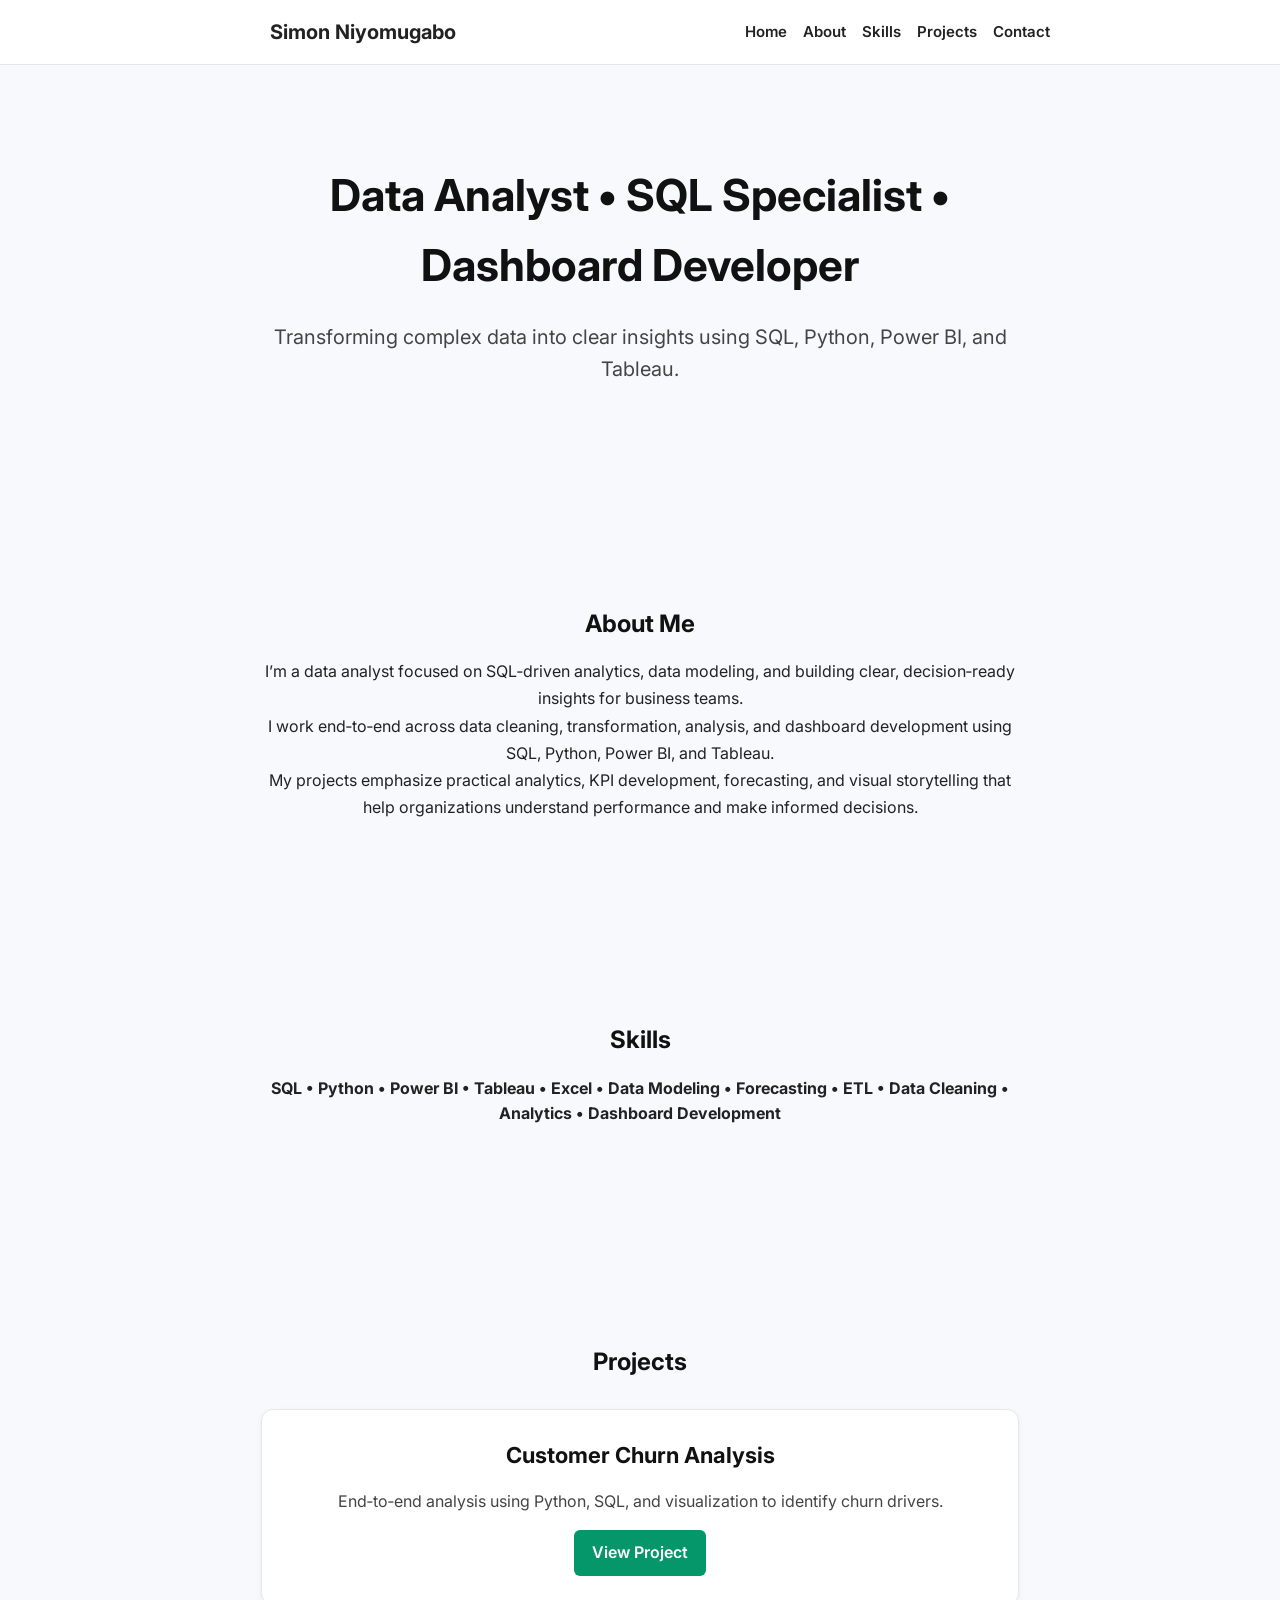
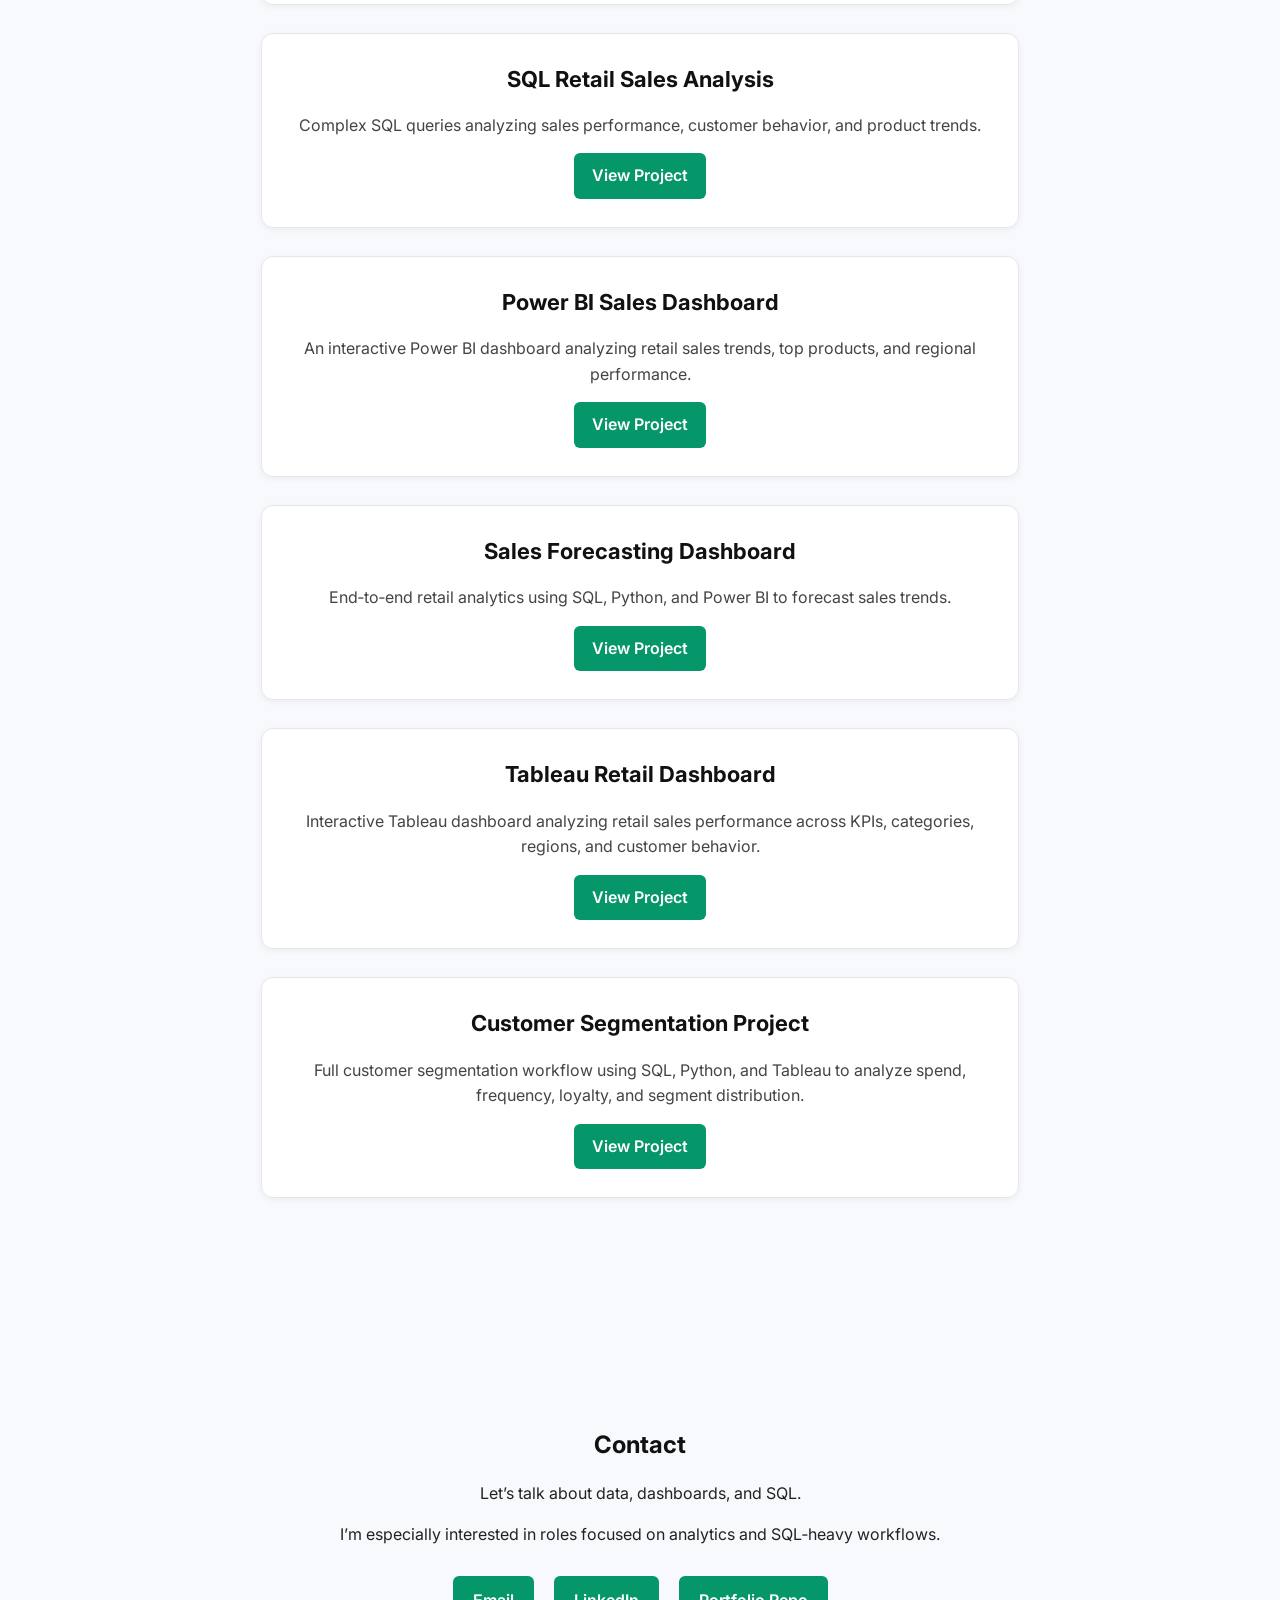
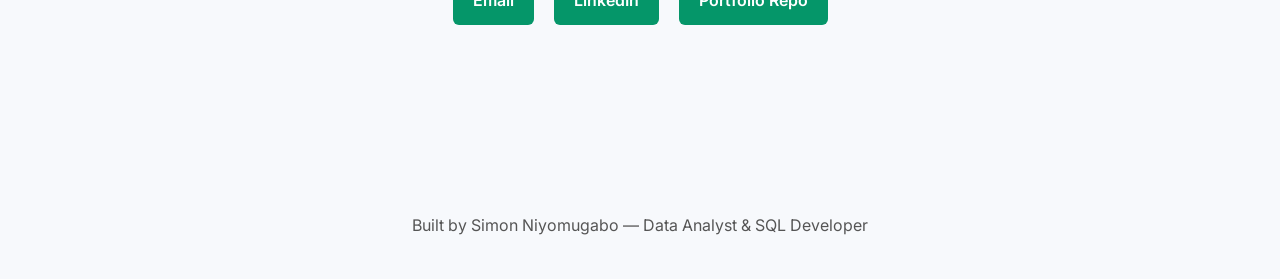
<file: index.html>
<!DOCTYPE html>
<html lang="en">
<head>
    <meta charset="UTF-8" />
    <meta name="viewport" content="width=device-width, initial-scale=1.0" />
    <title>Workspace | Simon Niyomugabo</title>

    <!-- CACHE-BUSTING -->
    <link rel="stylesheet" href="css/styles.css?v=6">
</head>
<!-- rebuild -->

<body>

    <!-- NAVBAR -->
    <nav>
        <div class="nav-inner">
            <strong>Simon Niyomugabo</strong>

            <input type="checkbox" id="menu-toggle">
            <label for="menu-toggle" class="hamburger">
                <span></span>
                <span></span>
                <span></span>
            </label>

            <div class="nav-links">
                <a href="#hero">Home</a>
                <a href="#about">About</a>
                <a href="#skills">Skills</a>
                <a href="#projects">Projects</a>
                <a href="#contact">Contact</a>
            </div>
        </div>
    </nav>

    <!-- HERO -->
    <section id="hero">
    <h1>Data Analyst • SQL Specialist • Dashboard Developer</h1>
    <p>Transforming complex data into clear insights using SQL, Python, Power BI, and Tableau.</p>
</section>


    <!-- ABOUT -->
    <section id="about">
    <h2>About Me</h2>
    <p>I’m a data analyst focused on SQL‑driven analytics, data modeling, and building clear, decision‑ready insights for business teams.</p>
    <p>I work end‑to‑end across data cleaning, transformation, analysis, and dashboard development using SQL, Python, Power BI, and Tableau.</p>
    <p>My projects emphasize practical analytics, KPI development, forecasting, and visual storytelling that help organizations understand performance and make informed decisions.</p>
</section>

 <!-- SKILLS -->
   <section id="skills">
    <h2>Skills</h2>
    <p><strong>SQL • Python • Power BI • Tableau • Excel • Data Modeling • Forecasting • ETL • Data Cleaning • Analytics • Dashboard Development</strong></p>
</section>


    <!-- PROJECTS -->
    <section id="projects">
        <h2>Projects</h2>

        <div class="project-card">
            <h3>Customer Churn Analysis</h3>
            <p>End‑to‑end analysis using Python, SQL, and visualization to identify churn drivers.</p>
            <a href="https://github.com/niyonzansabandi-ai/customer-churn-analysis" class="btn">View Project</a>
        </div>

        <div class="project-card">
            <h3>SQL Retail Sales Analysis</h3>
            <p>Complex SQL queries analyzing sales performance, customer behavior, and product trends.</p>
            <a href="https://github.com/niyonzansabandi-ai/retail-sales-sql-analysis" class="btn">View Project</a>
        </div>

        <div class="project-card">
            <h3>Power BI Sales Dashboard</h3>
            <p>An interactive Power BI dashboard analyzing retail sales trends, top products, and regional performance.</p>
            <a href="https://github.com/niyonzansabandi-ai/powerbi-sales-dashboard" class="btn">View Project</a>
        </div>

        <div class="project-card">
            <h3>Sales Forecasting Dashboard</h3>
            <p>End‑to‑end retail analytics using SQL, Python, and Power BI to forecast sales trends.</p>
            <a href="https://github.com/niyonzansabandi-ai/sales-forecasting-dashboard" class="btn">View Project</a>
        </div>

        <div class="project-card">
            <h3>Tableau Retail Dashboard</h3>
            <p>Interactive Tableau dashboard analyzing retail sales performance across KPIs, categories, regions, and customer behavior.</p>
            <a href="https://github.com/niyonzansabandi-ai/tableau-retail-dashboard" class="btn">View Project</a>
       </div>

        <div class="project-card">
             <h3>Customer Segmentation Project</h3>
             <p>Full customer segmentation workflow using SQL, Python, and Tableau to analyze spend, frequency, loyalty, and segment distribution.</p>
             <a href="https://github.com/niyonzansabandi-ai/Customer-segmentation-project" class="btn">View Project</a>
       </div>

    </section>

    <!-- CONTACT -->
    <section id="contact">
        <h2>Contact</h2>
        <p>Let’s talk about data, dashboards, and SQL.</p>
        <p>I’m especially interested in roles focused on analytics and SQL‑heavy workflows.</p>

        <div class="contact-buttons">
            <a href="mailto:niyonzansabandi@gmail.com">Email</a>
            <a href="https://www.linkedin.com/in/nzansabandi-niyomugabo-5a28b7291">LinkedIn</a>
            <a href="https://github.com/niyonzansabandi-ai/portfolio-site-">Portfolio Repo</a>
        </div>
    </section>

    <footer>
        Built by Simon Niyomugabo — Data Analyst & SQL Developer
    </footer>

</body>
</html>
</file>
<file: css/styles.css>
/* --------------------------------------------------
   GLOBAL STYLES
-------------------------------------------------- */

@import url('https://fonts.googleapis.com/css2?family=Inter:wght@300;400;600;700&display=swap');

body {
    margin: 0;
    padding: 0;
    font-family: 'Inter', sans-serif;
    background: #f7f9fc;
    color: #222;
    line-height: 1.6;
}

h1, h2, h3 {
    margin: 0 0 15px 0;
    font-weight: 700;
    color: #111;
}

section {
    padding: 100px 40px;
    max-width: 780px; /* perfect centered width */
    margin: 0 auto;
    text-align: center;
}

/* --------------------------------------------------
   NAVBAR (DESKTOP)
-------------------------------------------------- */

nav {
    position: fixed;
    top: 0;
    left: 0;
    width: 100%;
    background: white;
    border-bottom: 1px solid #e5e7eb;
    padding: 16px 20px;
    z-index: 1000;

    display: flex;
    justify-content: center; /* centers navbar container */
}

.nav-inner {
    width: 100%;
    max-width: 780px; /* matches page width */
    display: flex;
    justify-content: space-between;
    align-items: center;
}

nav strong {
    font-size: 20px;
    white-space: nowrap;
}

/* Hide checkbox */
#menu-toggle {
    display: none;
}

/* Hamburger icon */
.hamburger {
    display: none;
    flex-direction: column;
    gap: 5px;
    cursor: pointer;
}

.hamburger span {
    width: 26px;
    height: 3px;
    background: #222;
    border-radius: 3px;
    transition: 0.3s ease;
}

/* Desktop nav links */
.nav-links {
    display: flex;
    gap: 16px;
    flex-wrap: nowrap;
}

.nav-links a {
    text-decoration: none;
    color: #222;
    font-weight: 600;
    font-size: 15px;
    transition: color 0.2s ease;
}

.nav-links a:hover {
    color: #059669;
}

/* --------------------------------------------------
   NAVBAR (EARLIER MOBILE BREAKPOINT)
-------------------------------------------------- */

@media (max-width: 1050px) {

    .hamburger {
        display: flex;
    }

    .nav-links {
        position: absolute;
        top: 70px;
        right: 0;
        background: white;
        width: 100%;
        flex-direction: column;
        align-items: center;
        gap: 20px;
        padding: 25px 0;
        border-bottom: 1px solid #e5e7eb;

        display: none;
    }

    #menu-toggle:checked ~ .nav-links {
        display: flex;
    }

    #menu-toggle:checked + .hamburger span:nth-child(1) {
        transform: rotate(45deg) translateY(8px);
    }

    #menu-toggle:checked + .hamburger span:nth-child(2) {
        opacity: 0;
    }

    #menu-toggle:checked + .hamburger span:nth-child(3) {
        transform: rotate(-45deg) translateY(-8px);
    }
}

/* --------------------------------------------------
   HERO SECTION
-------------------------------------------------- */

#hero {
    text-align: center;
    padding-top: 160px;
}

#hero h1 {
    font-size: 44px;
    margin-bottom: 12px;
}

#hero p {
    font-size: 20px;
    color: #444;
}

/* --------------------------------------------------
   ABOUT SECTION
-------------------------------------------------- */

#about p {
    line-height: 1.7;
    max-width: 75ch;
    margin: 0 auto;
}

/* --------------------------------------------------
   PROJECT CARDS
-------------------------------------------------- */

.project-card {
    background: white;
    padding: 28px;
    border-radius: 12px;
    border: 1px solid #e5e7eb;
    margin: 28px auto;
    box-shadow: 0 2px 6px rgba(0,0,0,0.05);
    max-width: 700px;
}

.project-card h3 {
    margin-top: 0;
    font-size: 22px;
}

.project-card p {
    color: #444;
    margin-bottom: 15px;
}

.project-card a {
    display: inline-block;
    padding: 10px 18px;
    background: #059669;
    color: white;
    border-radius: 6px;
    text-decoration: none;
    font-weight: 600;
    transition: background 0.2s ease;
}

.project-card a:hover {
    background: #047857;
}

/* --------------------------------------------------
   CONTACT BUTTONS
-------------------------------------------------- */

.contact-buttons {
    margin-top: 20px;
}

.contact-buttons a {
    display: inline-block;
    margin: 8px;
    padding: 12px 20px;
    background: #059669;
    color: white;
    border-radius: 6px;
    text-decoration: none;
    font-weight: 600;
    transition: background 0.2s ease;
}

.contact-buttons a:hover {
    background: #047857;
}

/* --------------------------------------------------
   FOOTER
-------------------------------------------------- */

footer {
    text-align: center;
    padding: 40px;
    color: #555;
    margin-top: 40px;
}
</file>
